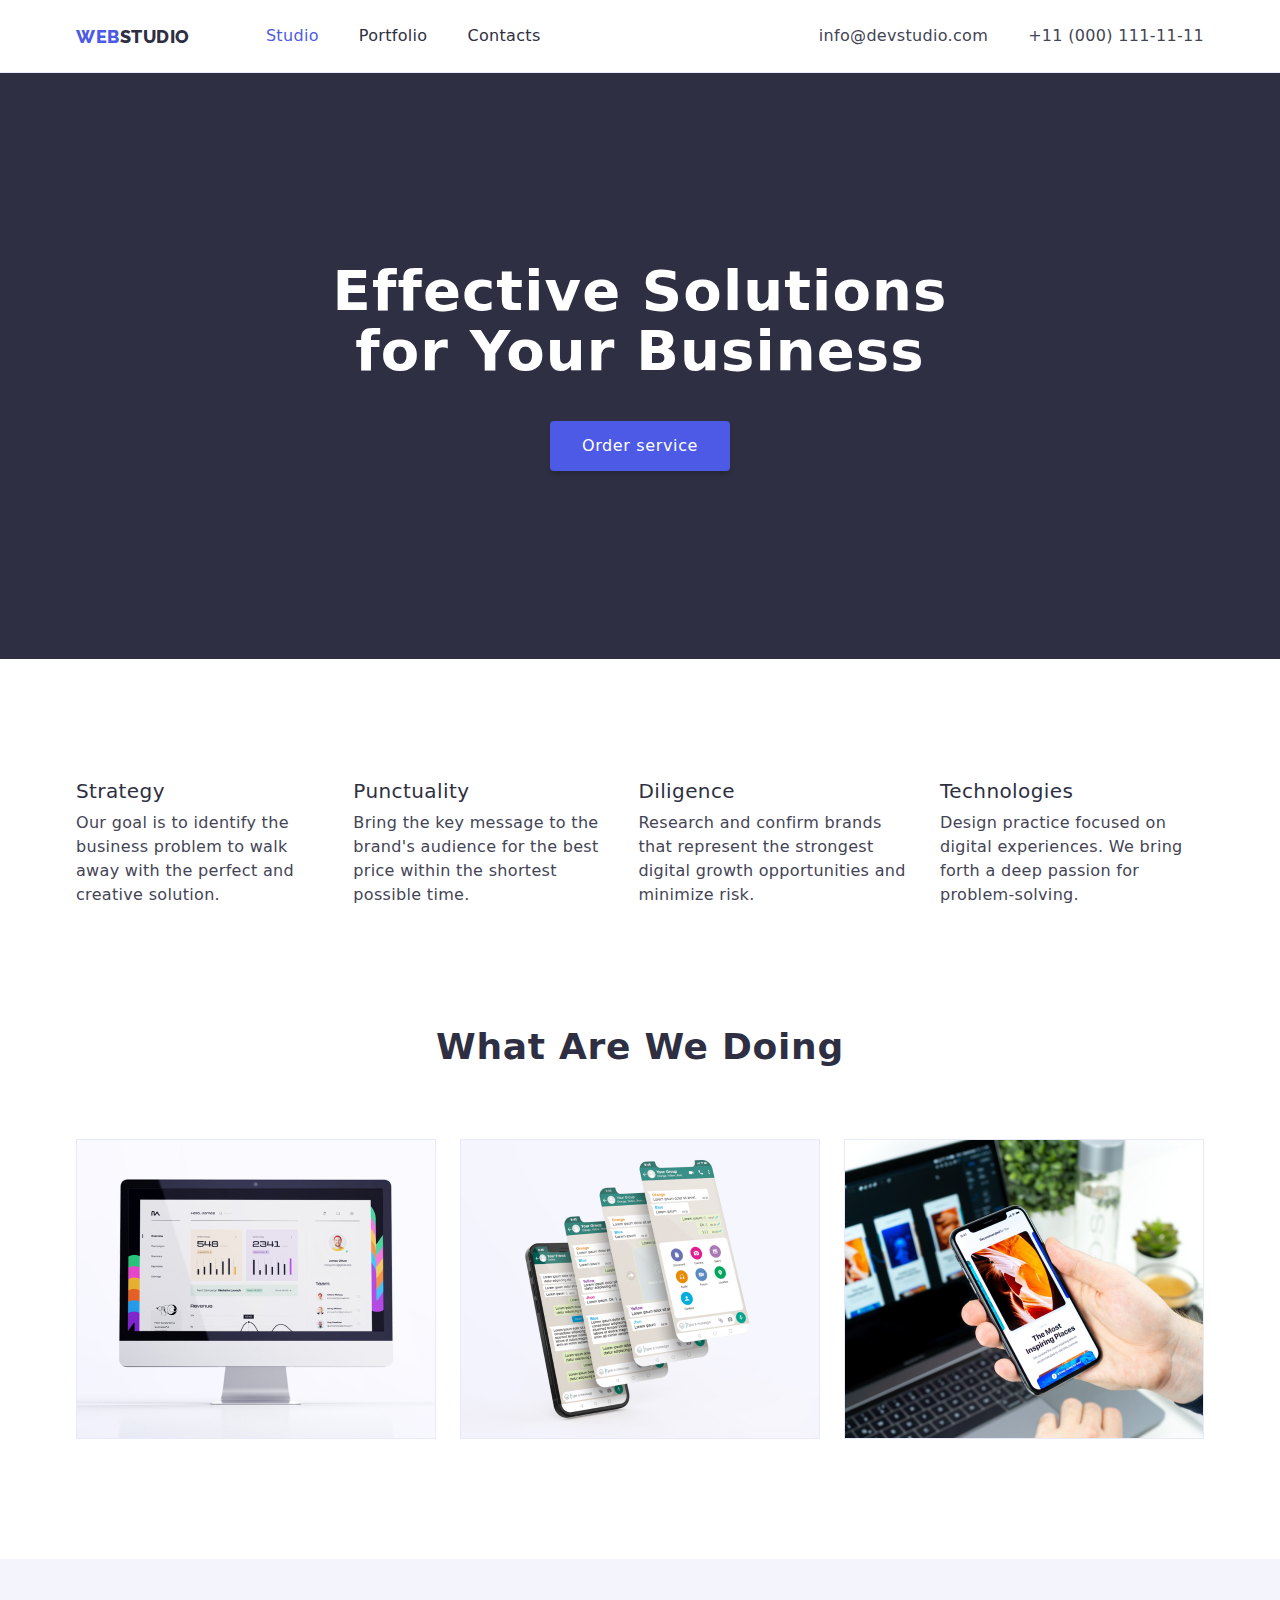
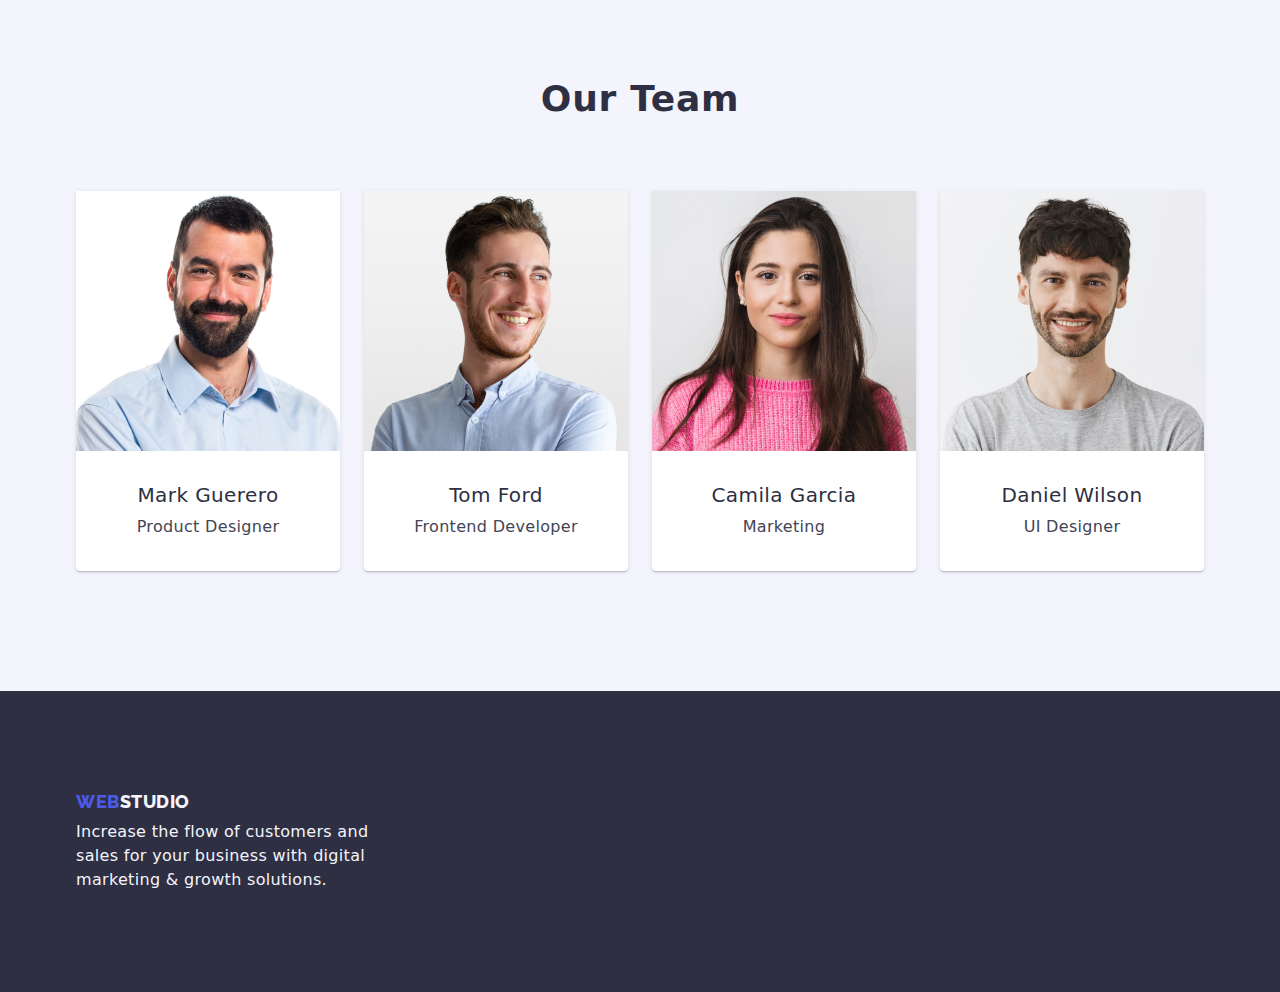
<file: index.html>
<!DOCTYPE html>
<html lang="en">
  <head>
    <meta charset="UTF-8" />
    <meta http-equiv="X-UA-Compatible" content="IE=edge" />
    <meta name="viewport" content="width=device-width, initial-scale=1.0" />
    <title>GoIT Homework03</title>
    <link rel="stylesheet" href="./css/styles.css" />
    <link
      href="https://fonts.googleapis.com/css2?family=Raleway:wght@800&family=Roboto:wght@400;500;700;900&display=swap"
      rel="stylesheet"
    />
    <link
      rel="stylesheet"
      href="https://cdnjs.cloudflare.com/ajax/libs/modern-normalize/2.0.0/modern-normalize.min.css"
    />
  </head>
  <body>
    <!--This is header-->
    <header class="header">
      <div class="container header-container">
        <!-- Navigation Bar -->
        <nav class="header-navigation">
          <a class="header-logo links" href="./index.html">
            <span class="web-logo">WEB</span
            ><span class="studio-logo">STUDIO </span>
          </a>

          <ul class="header-list lists">
            <li class="header-item">
              <a class="header-link links current" href="#">Studio</a>
            </li>
            <li class="header-item">
              <a class="header-link links" href="./portfolio.html">Portfolio</a>
            </li>
            <li class="header-item">
              <a class="header-link links" href="#">Contacts</a>
            </li>
          </ul>
        </nav>

        <ul class="header-address lists">
          <li>
            <a
              class="header-address-link links"
              href="mailto:info@devstudio.com"
              >info@devstudio.com</a
            >
          </li>
          <li>
            <a class="header-address-link links" href="tel:+110001111111"
              >+11 (000) 111-11-11</a
            >
          </li>
        </ul>
      </div>
    </header>

    <!--This is main-->
    <main>
      <!--This is Section 1-->
      <section class="hero-section">
        <div class="container hero-container">
          <h1 class="hero-title">
            Effective Solutions <br />
            for Your Business
          </h1>
          <button class="hero-button button" type="button">
            Order service
          </button>
        </div>
      </section>

      <!--This is Section 2-->
      <section class="section features-section">
        <div class="container features-container">
          <ul class="features-list lists">
            <li class="features-item">
              <h3 class="features-title titles">Strategy</h3>
              <p class="features-bottom-text bottom-text">
                Our goal is to identify the business problem to walk away with
                the perfect and creative solution.
              </p>
            </li>

            <li class="features-item">
              <h3 class="features-title titles">Punctuality</h3>
              <p class="features-bottom-text bottom-text">
                Bring the key message to the brand's audience for the best price
                within the shortest possible time.
              </p>
            </li>

            <li class="features-item">
              <h3 class="features-title titles">Diligence</h3>
              <p class="features-bottom-text bottom-text">
                Research and confirm brands that represent the strongest digital
                growth opportunities and minimize risk.
              </p>
            </li>

            <li class="features-item">
              <h3 class="features-title titles">Technologies</h3>
              <p class="features-bottom-text bottom-text">
                Design practice focused on digital experiences. We bring forth a
                deep passion for problem-solving.
              </p>
            </li>
          </ul>
        </div>
      </section>

      <!--This is Section 3-->
      <section class="section section-no-top-padding">
        <div class="container what-we-do-container">
          <h2 class="what-we-do-title section-title">What Are We Doing</h2>
          <ul class="what-we-do-list lists">
            <li class="what-we-do-item">
              <img
                src="images/what-we-do-1.jpg"
                alt="computer monitor"
                width="360"
                height="300"
              />
            </li>

            <li class="what-we-do-item">
              <img
                src="images/what-we-do-2.jpg"
                alt="phone"
                width="360"
                height="300"
              />
            </li>

            <li class="what-we-do-item">
              <img
                src="images/what-we-do-3.jpg"
                alt="phone & laptop"
                width="360"
                height="300"
              />
            </li>
          </ul>
        </div>
      </section>

      <!--This is Section 4-->
      <section class="section section-grey">
        <div class="container team-container">
          <h2 class="team-title section-title">Our Team</h2>
          <ul class="team-list lists">
            <li class="team-item">
              <img
                src="images/our-team-1.jpg"
                alt="Mark Guerero"
                width="264"
                height="260"
              />
              <div class="card-content">
                <h3 class="team-name titles">Mark Guerero</h3>
                <p class="team-bottom-text bottom-text">Product Designer</p>
              </div>
            </li>

            <li class="team-item">
              <img
                src="images/our-team-2.jpg"
                alt="Tom Ford"
                width="264"
                height="260"
              />
              <div class="card-content">
                <h3 class="team-name titles">Tom Ford</h3>
                <p class="team-bottom-text bottom-text">Frontend Developer</p>
              </div>
            </li>

            <li class="team-item">
              <img
                src="images/our-team-3.jpg"
                alt="Camila Garcia"
                width="264"
                height="260"
              />
              <div class="card-content">
                <h3 class="team-name titles">Camila Garcia</h3>
                <p class="team-bottom-text bottom-text">Marketing</p>
              </div>
            </li>

            <li class="team-item">
              <img
                src="images/our-team-4.jpg"
                alt="Daniel Wilson"
                width="264"
                height="260"
              />
              <div class="card-content">
                <h3 class="team-name titles">Daniel Wilson</h3>
                <p class="team-bottom-text bottom-text">UI Designer</p>
              </div>
            </li>
          </ul>
        </div>
      </section>
    </main>

    <!--This is footer-->
    <footer class="footer-section">
      <div class="container footer-container">
        <a class="header-logo links" href="./index.html">
          <span class="web-logo">WEB</span
          ><span class="studio-logo studio-footer">STUDIO </span>
        </a>
        <div class="footer-text">
          <p class="footer-bottom-text bottom-text">
            Increase the flow of customers and<br />
            sales for your business with digital<br />
            marketing & growth solutions.
          </p>
        </div>
      </div>
    </footer>
  </body>
</html>
</file>
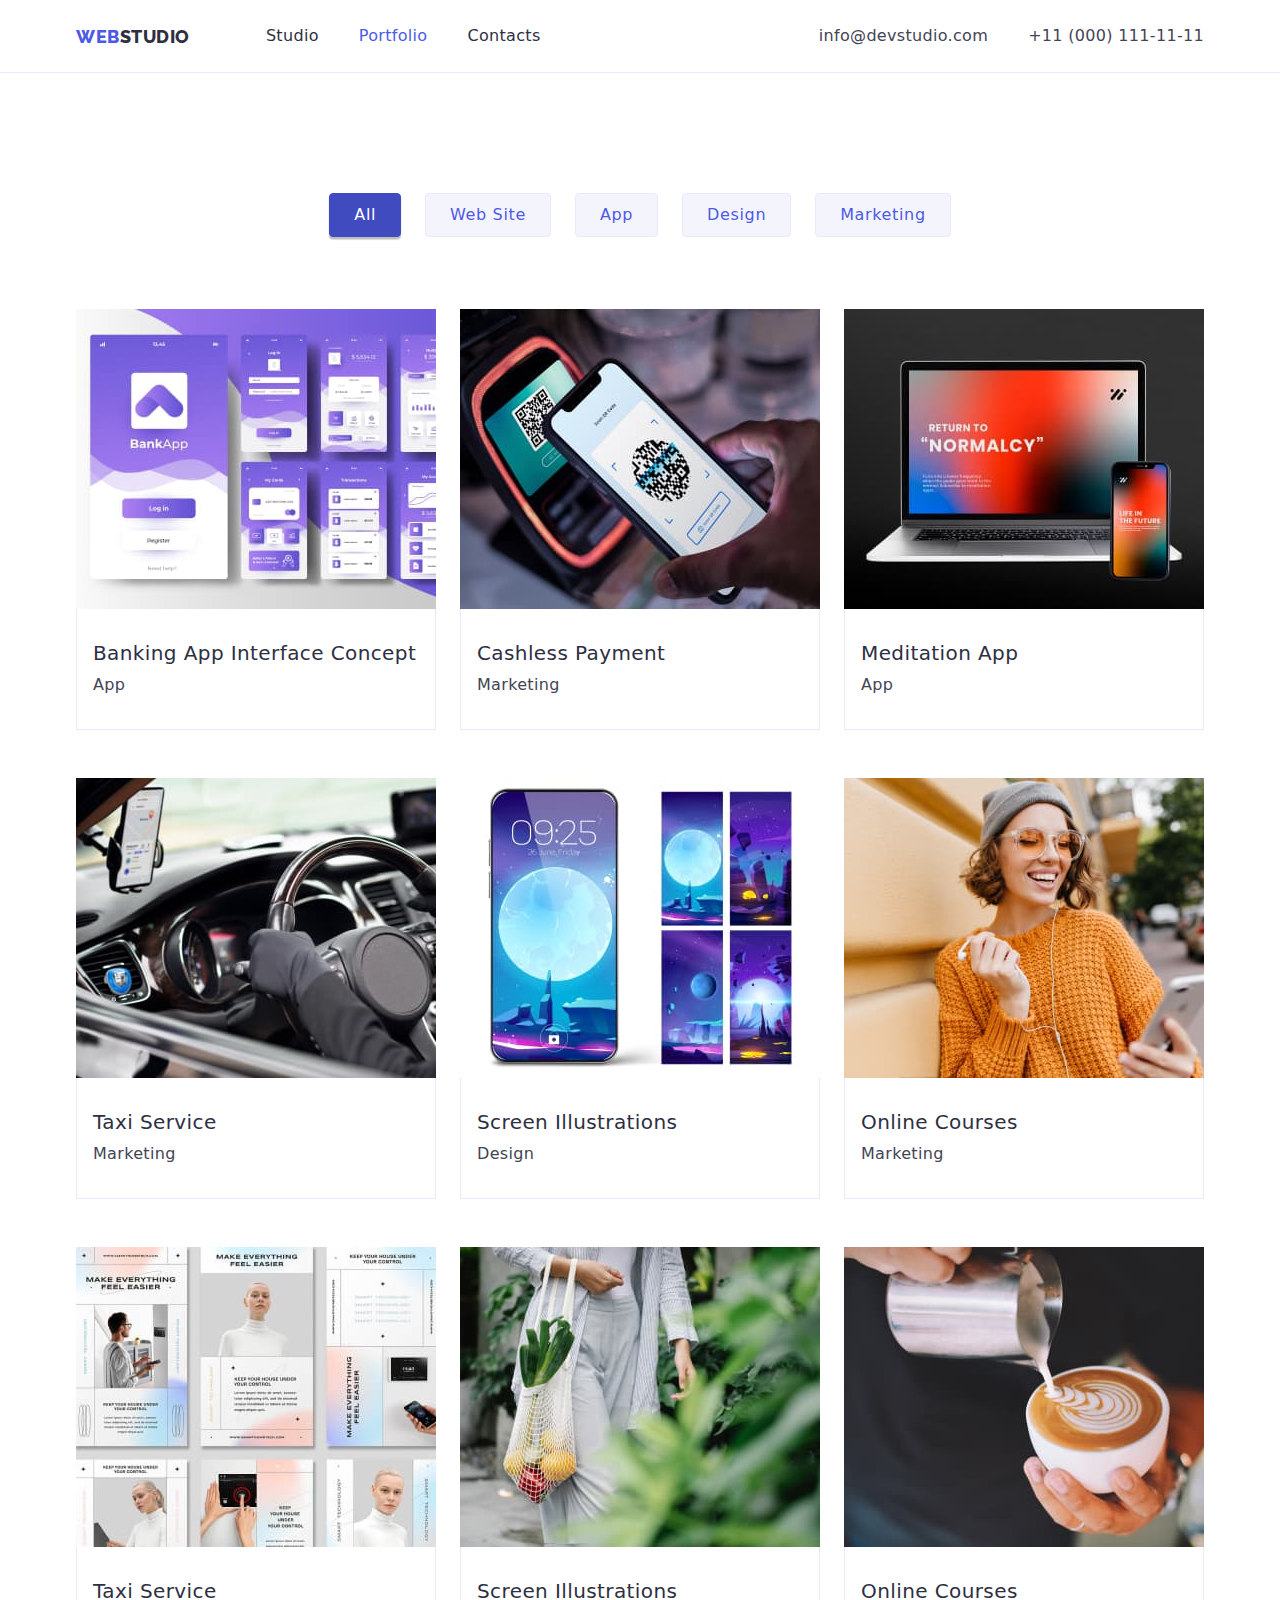
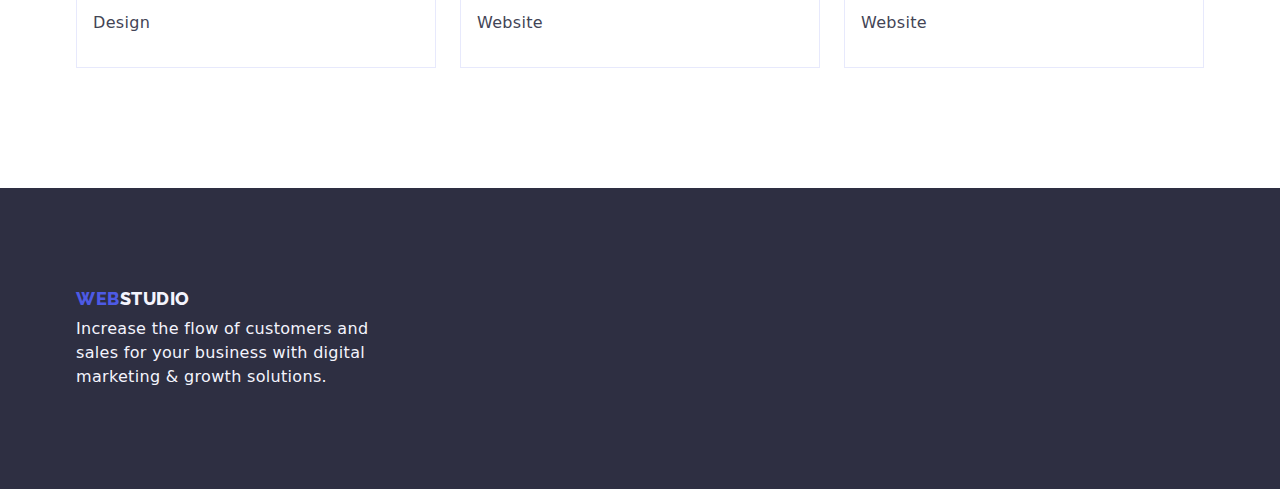
<file: portfolio.html>
<!DOCTYPE html>
<html lang="en">
  <head>
    <meta charset="UTF-8" />
    <meta name="viewport" content="width=device-width, initial-scale=1.0" />
    <title>Document</title>
    <link rel="stylesheet" href="./css/styles.css" />
    <link
      href="https://fonts.googleapis.com/css2?family=Raleway:wght@800&family=Roboto:wght@400;500;700;900&display=swap"
      rel="stylesheet"
    />
    <link
      rel="stylesheet"
      href="https://cdnjs.cloudflare.com/ajax/libs/modern-normalize/2.0.0/modern-normalize.min.css"
    />
  </head>
  <body>
    <!-- This is header -->
    <body>
    <!--This is header-->
    <header class="header header-container">
      <div class="container header-container">
        <!-- Navigation Bar -->
        <nav class="header-navigation">
          <a class="header-logo links" href="./index.html">
            <span class="web-logo">WEB</span
            ><span class="studio-logo">STUDIO </span>
          </a>

          <ul class="header-list lists">
            <li class="header-item">
              <a class="header-link links" href="./index.html">Studio</a>
            </li>
            <li class="header-item">
              <a class="header-link links current" href="./portfolio.html">Portfolio</a>
            </li>
            <li class="header-item">
              <a class="header-link links" href="#">Contacts</a>
            </li>
          </ul>
        </nav>

        <ul class="header-address lists">
          <li>
            <a
              class="header-address-link links"
              href="mailto:info@devstudio.com"
              >info@devstudio.com</a
            >
          </li>
          <li>
            <a class="header-address-link links" href="tel:+110001111111"
              >+11 (000) 111-11-11</a
            >
          </li>
        </ul>
      </div>
    </header>
    <!-- This is main -->
    <main>
      <section class="section">
        <div class="container filter-containter">
          <ul class="filter lists">
            <li><button class="filter-item active" type="button">All</button></li>
            <li><button class="filter-item" type="button">Web Site</button></li>
            <li><button class="filter-item" type="button">App</button></li>
            <li><button class="filter-item" type="button">Design</button></li>
            <li><button class="filter-item" type="button">Marketing</button></li>
          </ul>
          <ul class="project lists">
            <li class="project-item">
              <img
                src="./images/project-card-1-1.jpg"
                alt="banking app"
                width="360"
              />
              <div class="project-description">
              <h3 class="project-title titles">Banking App Interface Concept</h3>
              <p class="project-bottom-text bottom-text">App</p>
              </div>
            </li>
            <li class="project-item">
              <img
                src="./images/project-card-1-2.jpg"
                alt="cashless payment"
                width="360"
              />
              <div class="project-description">
                <h3 class="project-title titles">Cashless Payment</h3>
                <p class="project-bottom-text bottom-text">Marketing</p>
              </div>
            </li>
            <li class="project-item">
              <img
                src="./images/project-card-1-3.jpg"
                alt="meditation app"
                width="360"
              />
              <div class="project-description"> 
                <h3 class="project-title titles">Meditation App</h3>
                <p class="project-bottom-text bottom-text">App</p>
              </div>
            </li>

            <li class="project-item">
              <img
                src="./images/project-card-2-1.jpg"
                alt="taxi service"
                width="360"
              />
              <div class="project-description"> 
                <h3 class="project-title titles">Taxi Service</h3>
                <p class="project-bottom-text bottom-text">Marketing</p>
              </div>
            </li>

            <li class="project-item">
              <img
                src="./images/project-card-2-2.jpg"
                alt="screen illustrations"
                width="360"
              />
              <div class="project-description">
                <h3  class="project-title titles">Screen Illustrations</h3>
                <p class="project-bottom-text bottom-text">Design</p>
              </div>
            </li>

            <li class="project-item">
              <img
                src="./images/project-card-2-3.jpg"
                alt="online courses"
                width="360"
              />
              <div class="project-description">
              <h3 class="project-title titles">Online Courses</h3>
              <p class="project-bottom-text bottom-text">Marketing</p>
              </div>
            </li>

            <li class="project-item">
              <img
                src="./images/project-card-3-1.jpg"
                alt="instagram concept"
                width="360"
              />
              <div class="project-description">
              <h3 class="project-title titles">Taxi Service</h3>
              <p class="project-bottom-text bottom-text">Design</p>
              </div>
            </li>

            <li class="project-item">
              <img
                src="./images/project-card-3-2.jpg"
                alt="organic food"
                width="360"
              />
              <div class="project-description">
              <h3 class="project-title titles">Screen Illustrations</h3>
              <p class="project-bottom-text bottom-text">Website</p>
              </div>
            </li>

            <li class="project-item">
              <img
                src="./images/project-card-3-3.jpg"
                alt="fresh coffee"
                width="360"
              />
              <div class="project-description">
                <h3 class="project-title titles">Online Courses</h3>
                <p class="project-bottom-text bottom-text">Website</p>
              </div>
            </li>
          </ul>
        </div>
      </section>
    </main>
     <!--This is footer-->
    <footer class="footer-section">
      <div class="container footer-container">
        <a class="header-logo links" href="./index.html">
          <span class="web-logo">WEB</span
          ><span class="studio-logo studio-footer">STUDIO </span>
        </a>
        <div class="footer-text">
          <p class="footer-bottom-text bottom-text">
            Increase the flow of customers and<br />
            sales for your business with digital<br />
            marketing & growth solutions.
          </p>
        </div>
      </div>
    </footer>
  </body>
</html>
</file>
<file: css/styles.css>
body {
  font-family: 'Roboto';
  font-size: 16px;
  font-style: normal;
  font-weight: 400;
  line-height: 24px;
  letter-spacing: 0.32px;
}

img {
  display: block;
  max-width: 100%;
  height: auto;
}

h1,
h2,
h3,
h4,
h5,
h6,
p,
ul {
  margin: 0;
  padding: 0;
}

:root {
  --iriscolor: #4d5ae5;
  --navyblue: #2e2f42;
  --navcolor: black;
  --oceancolor: #404bbf;
  --whitecolor: #ffffff;
  --slatecolor: #434455;
  --cornflowercolor: #e7e9fc;
  --cloudcolor: #f4f4fd;
  --greencolor: #31d0aa;
  --lightslatecolor: #8e8f99;
  --navybluemodalcolor: #2e2f42;
  --greycolor: #2e2f42;
  --dairycolor: #fcfcfc;
}

.lists {
  list-style-type: none;
  padding: 0;
}

.links {
  text-decoration: none;
}

.web-logo {
  color: var(--iriscolor);
}

.studio-logo {
  color: var(--navyblue);
}

.studio-footer {
  color: var(--cloudcolor);
}

.header {
  border-bottom: 1px solid var(--cornflower, #e7e9fc);
}

.container {
  margin: 0 auto;
  width: 1158px;
  padding: 0 15px;
}

.header-logo {
  color: var(--navyblue, #2e2f42);
  font-family: Raleway;
  font-size: 18px;
  font-weight: 800;
  line-height: 21px;
  letter-spacing: 0.54px;
  text-transform: uppercase;
}

.header-container {
  display: flex;
  justify-content: space-between;
}

.header-address-link {
  color: var(--slatecolor);
  padding: 24px 0;
  display: block;
}

.header-address-link:hover,
.header-address-link:focus {
  color: var(--oceancolor);
}

.header-link {
  color: var(--navyblue);
  font-weight: 500;
  letter-spacing: 0.32px;
  padding: 24px 0;
  display: block;
}

.header-link:hover,
.header-link:focus,
.header-link:active {
  color: var(--oceancolor);
}

.current {
  color: var(--iriscolor);
}

.section {
  padding: 120px 0;
}

.section-no-top-padding {
  padding-top: 0;
}

.hero-title {
  color: var(--whitecolor);
  font-size: 56px;
  font-weight: 700;
  line-height: 60px;
  letter-spacing: 1.12px;
  margin-bottom: 40px;
}

.hero-section {
  text-align: center;
  display: flex;
  align-items: center;
  justify-content: center;
  background-color: var(--navyblue);
  padding: 188px 0;
}

.hero-button {
  border-radius: 4px;
  background: var(--iris, #4d5ae5);
  box-shadow: 0px 4px 4px 0px rgba(0, 0, 0, 0.15);
  color: var(--white, #fff);
  font-weight: 500;
  letter-spacing: 0.64px;
  border: none;
  cursor: pointer;
  font-family: inherit;
  font-size: 16px;
  padding: 16px 32px;
}

.hero-button:hover,
.hero-button:focus {
  background-color: var(--oceancolor);
}

.header-navigation {
  display: flex;
  align-items: center;
}

.header-list {
  display: flex;
  gap: 40px;
  margin-left: 76px;
}

.header-address {
  display: flex;
  gap: 40px;
}

.titles {
  font-size: 20px;
  font-weight: 500;
  letter-spacing: 0.4px;
  color: var(--navyblue);
  margin-bottom: 8px;
}

.bottom-text {
  color: var(--slatecolor);
}

.section-grey {
  background-color: var(--cloudcolor);
}

.footer-section {
  background-color: var(--navyblue);
  padding: 100px 0;
}

.footer-bottom-text {
  color: var(--cloud, #f4f4fd);
  margin-top: 8px;
}

.footer-container {
  display: flex;
  justify-content: center;
  flex-direction: column;
}

.section-title {
  color: var(--navyblue, #2e2f42);
  text-align: center;
  font-size: 36px;
  font-weight: 700;
  line-height: 40px;
  letter-spacing: 0.72px;
  text-transform: capitalize;
  margin-bottom: 72px;
}

.filter-item {
  padding: 12px 24px;
  border-radius: 4px;
  border: 1px solid var(--cornflower, #e7e9fc);
  background: var(--cloud, #f4f4fd);
  color: var(--iris, #4d5ae5);
  font-weight: 500;
  letter-spacing: 0.64px;
  cursor: pointer;
  font-size: 16px;
  font-family: inherit;
}

.active {
  background: var(--oceancolor);
  box-shadow: 0px 2px 2px 0px rgba(0, 0, 0, 0.12),
    0px 2px 1px 0px rgba(0, 0, 0, 0.08), 0px 3px 1px 0px rgba(0, 0, 0, 0.1);
  color: var(--whitecolor);
  border-color: var(--oceancolor);
}

.filter-item:hover {
  background: var(--oceancolor);
  box-shadow: 0px 2px 2px 0px rgba(0, 0, 0, 0.12),
    0px 2px 1px 0px rgba(0, 0, 0, 0.08), 0px 3px 1px 0px rgba(0, 0, 0, 0.1);
  color: var(--whitecolor);
  border-color: var(--oceancolor);
}

.features-list {
  display: flex;
  gap: 20px;
}

.what-we-do-list {
  display: flex;
  justify-content: space-between;
}

.team-list {
  display: flex;
  gap: 24px;
  text-align: center;
}

.team-item {
  border-radius: 0px 0px 4px 4px;
  background: var(--white, #fff);
  box-shadow: 0px 2px 1px 0px rgba(46, 47, 66, 0.08),
    0px 1px 1px 0px rgba(46, 47, 66, 0.16),
    0px 1px 6px 0px rgba(46, 47, 66, 0.08);
}

.card-content h3 {
  margin-bottom: 8px;
}

.card-content {
  padding: 32px 0;
}

/* CSS Positioning of Portfolio */

.filter {
  margin-bottom: 72px;
  display: flex;
  justify-content: center;
  align-items: center;
  gap: 24px;
}

.project {
  display: flex;
  flex-wrap: wrap;
  gap: 48px 24px;
  justify-content: center;
  align-items: center;
}

.project-description {
  padding: 32px 16px;
  border: 1px solid var(--cornflower, #e7e9fc);
  border-top: none;
}
</file>
